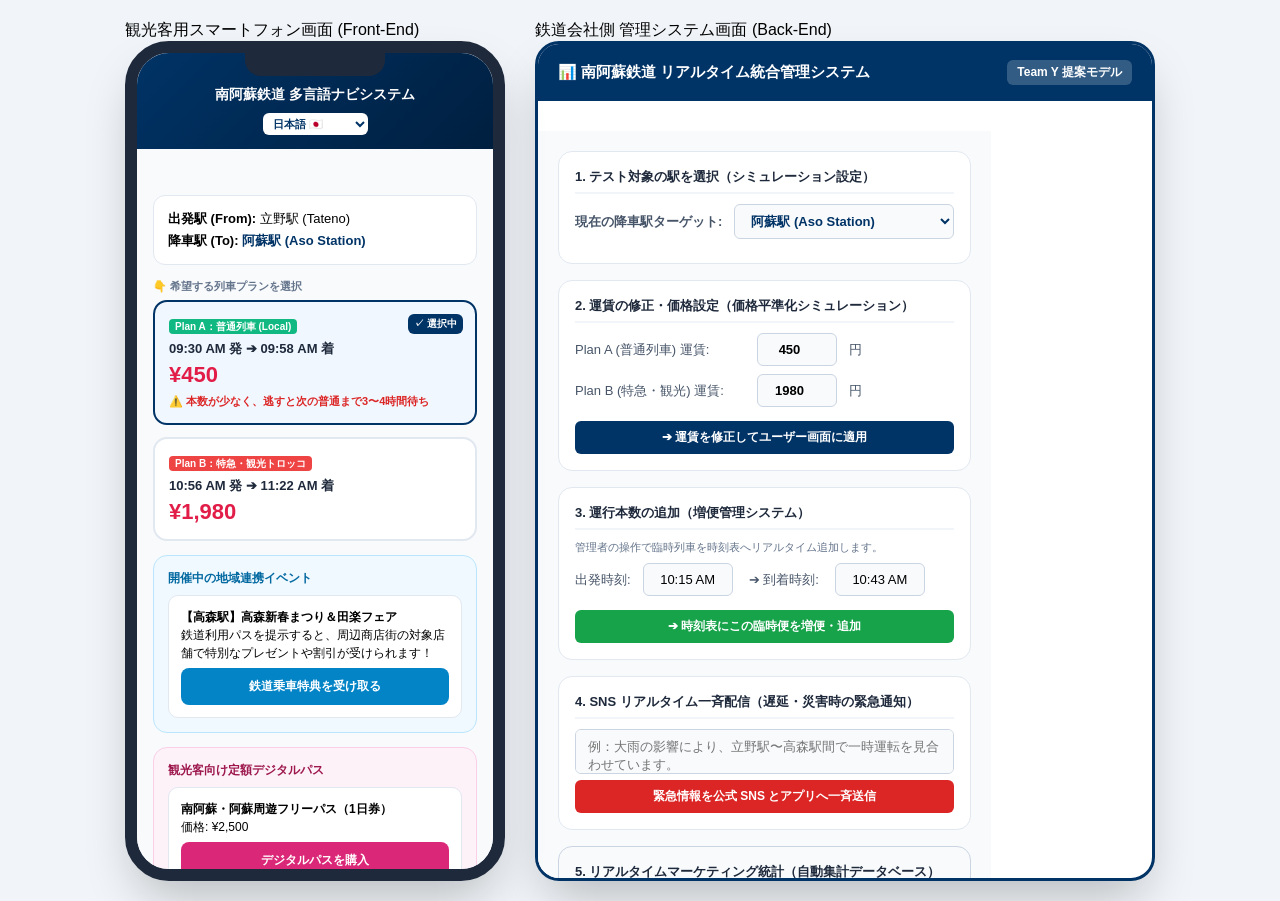
<file: index.html>
<!DOCTYPE html>
<html lang="ja">
<head>
    <meta charset="UTF-8">
    <meta name="viewport" content="width=device-width, initial-scale=1.0">
    <title>南阿蘇鉄道 観光客増加システム - Team Y 最終統合版</title>
    <link rel="stylesheet" href="style.css">
</head>
<body>

    <div class="smartphone-container">
        <div class="system-title">観光客用スマートフォン画面 (Front-End)</div>
        <div class="phone-body">
            <div class="phone-notch"></div>
            <iframe src="tourist-app.html" name="phoneView" style="width:100%; height:100%; border:none;"></iframe>
        </div>
    </div>

    <div class="admin-container">
        <div class="system-title">鉄道会社側 管理システム画面 (Back-End)</div>
        <div class="admin-panel">
            <iframe src="admin-dashboard.html" name="adminView" style="width:100%; height:100%; border:none;"></iframe>
        </div>
    </div>

</body>
</html>
</file>
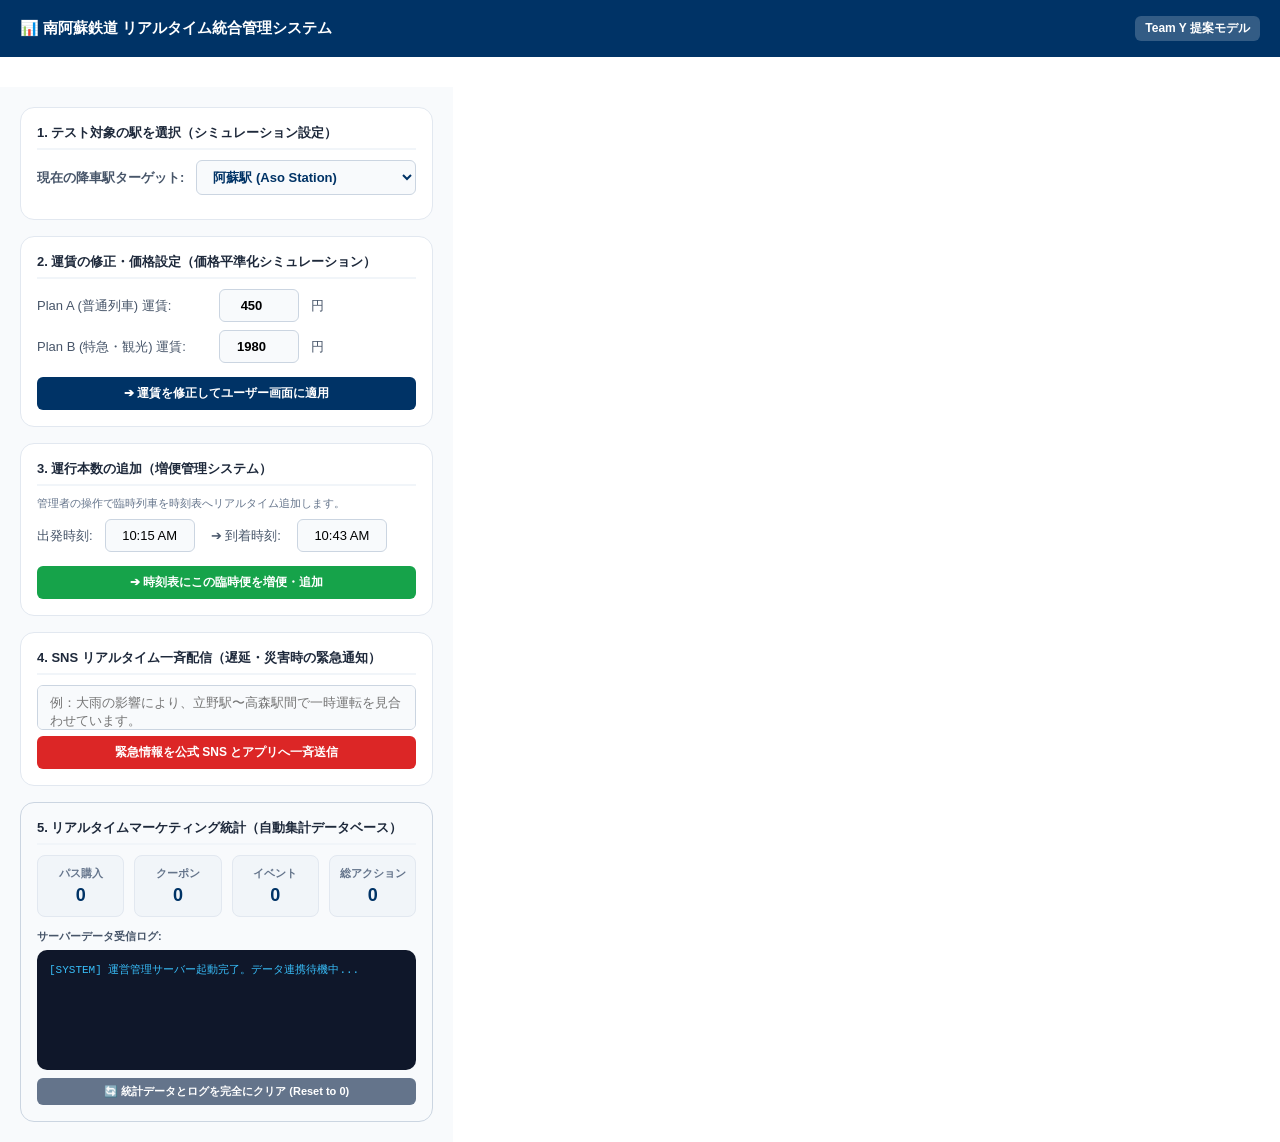
<file: admin-dashboard.html>
<!DOCTYPE html>
<html lang="ja">
<head>
    <meta charset="UTF-8">
    <link rel="stylesheet" href="style.css">
</head>
<body style="background: transparent; padding: 0; margin: 0; min-height: 100vh; display: flex; flex-direction: column; overflow-y: auto;">
    
    <div class="admin-header">
        <span>📊 南阿蘇鉄道 リアルタイム統合管理システム</span>
        <span style="background:rgba(255,255,255,0.2); font-size:12px; padding:4px 10px; border-radius:6px; font-weight: bold;">Team Y 提案モデル</span>
    </div>

    <div class="admin-body">
        
        <div class="admin-section">
            <h3>1. テスト対象の駅を選択（シミュレーション設定）</h3>
            <div class="flex-input">
                <label style="font-weight: bold; color: #475569;">現在の降車駅ターゲット:</label>
                <select id="adminStationSelect" onchange="adminModifyStation()" style="width: 220px; font-weight: bold; color: #003366;">
                    <option value="阿蘇駅">阿蘇駅 (Aso Station)</option>
                    <option value="白川水源駅">白川水源駅 (Shirakawa Suigen)</option>
                    <option value="高森駅">高森駅 (Takamori Station)</option>
                </select>
            </div>
        </div>

        <div class="admin-section">
            <h3>2. 運賃の修正・価格設定（価格平準化シミュレーション）</h3>
            <div class="flex-input">
                <span style="width: 170px;">Plan A (普通列車) 運賃:</span>
                <input type="number" id="inputPriceA" value="450" style="width:80px; text-align: center; font-weight: bold;"> 円
            </div>
            <div class="flex-input">
                <span style="width: 170px;">Plan B (特急・観光) 運賃:</span>
                <input type="number" id="inputPriceB" value="1980" style="width:80px; text-align: center; font-weight: bold;"> 円
            </div>
            <button class="btn-admin" onclick="adminUpdatePrices()" style="margin-top: 6px;">➔ 運賃を修正してユーザー画面に適用</button>
        </div>

        <div class="admin-section">
            <h3>3. 運行本数の追加（増便管理システム）</h3>
            <p style="font-size:11px; color:#64748b; margin:0 0 8px 0;">管理者の操作で臨時列車を時刻表へリアルタイム追加します。</p>
            <div class="flex-input">
                <span>出発時刻:</span>
                <input type="text" id="extraTimeDep" value="10:15 AM" style="width:90px; text-align: center;">
                <span style="margin: 0 4px;">➔ 到着時刻:</span>
                <input type="text" id="extraTimeArr" value="10:43 AM" style="width:90px; text-align: center;">
            </div>
            <button class="btn-admin" style="background:#16a34a; margin-top: 6px;" onclick="adminAddTrain()">➔ 時刻表にこの臨時便を増便・追加</button>
        </div>

        <div class="admin-section">
            <h3>4. SNS リアルタイム一斉配信（遅延・災害時の緊急通知）</h3>
            <div class="flex-input" style="margin-bottom: 6px;">
                <textarea id="adminEmergencyText" style="width:100%; height:45px; resize: none;" placeholder="例：大雨の影響により、立野駅〜高森駅間で一時運転を見合わせています。"></textarea>
            </div>
            <button class="btn-admin btn-danger" onclick="adminSendEmergency()">緊急情報を公式 SNS とアプリへ一斉送信</button>
        </div>

        <div class="admin-section fill-remaining" style="background:#f8fafc; border-color: #cbd5e1;">
            <h3>5. リアルタイムマーケティング統計（自動集計データベース）</h3>
            <div class="dashboard-grid">
                <div class="dash-card"><div>パス購入</div><div id="countPass" class="dash-num">0</div></div>
                <div class="dash-card"><div>クーポン</div><div id="countCoupon" class="dash-num">0</div></div>
                <div class="dash-card"><div>イベント</div><div id="countEvent" class="dash-num">0</div></div>
                <div class="dash-card"><div>総アクション</div><div id="countAction" class="dash-num">0</div></div>
            </div>
            <div style="font-size:11px; font-weight:bold; margin-bottom:6px; color:#475569;">サーバーデータ受信ログ:</div>
            <div id="adminLogScreen" class="log-screen">
                [SYSTEM] 運営管理サーバー起動完了。データ連携待機中...<br>
            </div>
            <button class="btn-admin" style="background: #64748b; margin-top: 8px; padding: 6px 12px; font-size: 11px;" onclick="clearStatsAndLogs()">🔄 統計データとログを完全にクリア (Reset to 0)</button>
        </div>
    </div>

    <script>
        let passCount = 0;
        let couponCount = 0;
        let eventCount = 0;
        let actionCount = 0;

        function writeLog(tag, msg) {
            const screen = document.getElementById('adminLogScreen');
            const time = new Date().toLocaleTimeString();
            screen.innerHTML = `[${time}] [<span style="color:#38bdf8;font-weight:bold;">${tag}</span>] ${msg}<br>` + screen.innerHTML;
            actionCount++;
            document.getElementById('countAction').innerText = actionCount;
        }

        function processIncomingData(data) {
            if (data.type === 'パス購入') {
                passCount++;
                document.getElementById('countPass').innerText = passCount;
                writeLog("TICKET_DB", data.message);
            } else if (data.type === 'クーポン利用') {
                couponCount++;
                document.getElementById('countCoupon').innerText = couponCount;
                writeLog("COUPON_DB", data.message);
            } else if (data.type === 'イベント特典') {
                eventCount++;
                document.getElementById('countEvent').innerText = eventCount;
                writeLog("EVENT_DB", data.message);
            } else {
                writeLog("USER_TRACE", data.message);
            }
        }

        // New manual cleanup function to clear database variables and UI elements
        function clearStatsAndLogs() {
            passCount = 0;
            couponCount = 0;
            eventCount = 0;
            actionCount = 0;
            
            document.getElementById('countPass').innerText = "0";
            document.getElementById('countCoupon').innerText = "0";
            document.getElementById('countEvent').innerText = "0";
            document.getElementById('countAction').innerText = "0";
            
            document.getElementById('adminLogScreen').innerHTML = `[SYSTEM] データベース統計及び通信ログを初期化しました。<br>`;
        }

        function adminModifyStation() {
            const selectedSt = document.getElementById('adminStationSelect').value;
            const phoneFrame = window.parent.frames["phoneView"];
            
            // Keep automated reset here when changing target stations
            clearStatsAndLogs();

            if(phoneFrame && phoneFrame.document.getElementById('userDest')) {
                phoneFrame.document.getElementById('userDest').innerText = selectedSt;
                if(selectedSt === "阿蘇駅") {
                    phoneFrame.document.getElementById('userTimeA').innerText = "09:30 AM 発 ➔ 09:58 AM 着";
                    phoneFrame.document.getElementById('userTimeB').innerText = "10:56 AM 発 ➔ 11:22 AM 着";
                    document.getElementById('inputPriceA').value = 450;
                    document.getElementById('inputPriceB').value = 1980;
                } else if(selectedSt === "白川水源駅") {
                    phoneFrame.document.getElementById('userTimeA').innerText = "12:04 PM 発 ➔ 12:33 PM 着";
                    phoneFrame.document.getElementById('userTimeB').innerText = "01:15 PM 発 ➔ 01:42 PM 着";
                    document.getElementById('inputPriceA').value = 380;
                    document.getElementById('inputPriceB').value = 1480;
                } else if(selectedSt === "高森駅") {
                    phoneFrame.document.getElementById('userTimeA').innerText = "02:10 PM 発 ➔ 02:45 PM 着";
                    phoneFrame.document.getElementById('userTimeB').innerText = "03:40 PM 発 ➔ 04:12 PM 着";
                    document.getElementById('inputPriceA').value = 490;
                    document.getElementById('inputPriceB').value = 1980;
                }
                adminUpdatePrices();
                writeLog("ADMIN_EDIT", `降車ターゲット駅を【${selectedSt}】に変更しました。`);
            }
        }

        function adminUpdatePrices() {
            const priceA = document.getElementById('inputPriceA').value;
            const priceB = document.getElementById('inputPriceB').value;
            const phoneFrame = window.parent.frames["phoneView"];

            if(phoneFrame) {
                if(phoneFrame.document.getElementById('userPriceA')) {
                    phoneFrame.document.getElementById('userPriceA').innerText = `¥${Number(priceA).toLocaleString()}`;
                }
                if(phoneFrame.document.getElementById('userPriceB')) {
                    phoneFrame.document.getElementById('userPriceB').innerText = `¥${Number(priceB).toLocaleString()}`;
                }
                writeLog("ADMIN_EDIT", `運賃設定を上書き修正しました。[Plan A]: ¥${priceA}, [Plan B]: ¥${priceB}`);
            }
        }

        function adminAddTrain() {
            const dep = document.getElementById('extraTimeDep').value;
            const arr = document.getElementById('extraTimeArr').value;
            const phoneFrame = window.parent.frames["phoneView"];

            if(phoneFrame) {
                phoneFrame.document.getElementById('userTimeExtra').innerText = `${dep}発 ➔ ${arr}着`;
                phoneFrame.document.getElementById('userExtraTrainBox').style.display = 'block';
                writeLog("ADMIN_EDIT", `利便性向上のため、臨時増便ダイヤ [普通列車（${dep}発）] をシステムへ追加しました。`);
            }
        }

        function adminSendEmergency() {
            const txt = document.getElementById('adminEmergencyText').value;
            if(txt.trim() === "") { alert("警告メッセージを入力してください。"); return; }
            
            const phoneFrame = window.parent.frames["phoneView"];
            if(phoneFrame && typeof phoneFrame.applyLiveAlert === 'function') {
                phoneFrame.applyLiveAlert(txt);
                writeLog("BROADCAST", `公式SNSおよびアプリへの一斉配信完了: 「${txt}」`);
            }
        }
    </script>
</body>
</html>
</file>
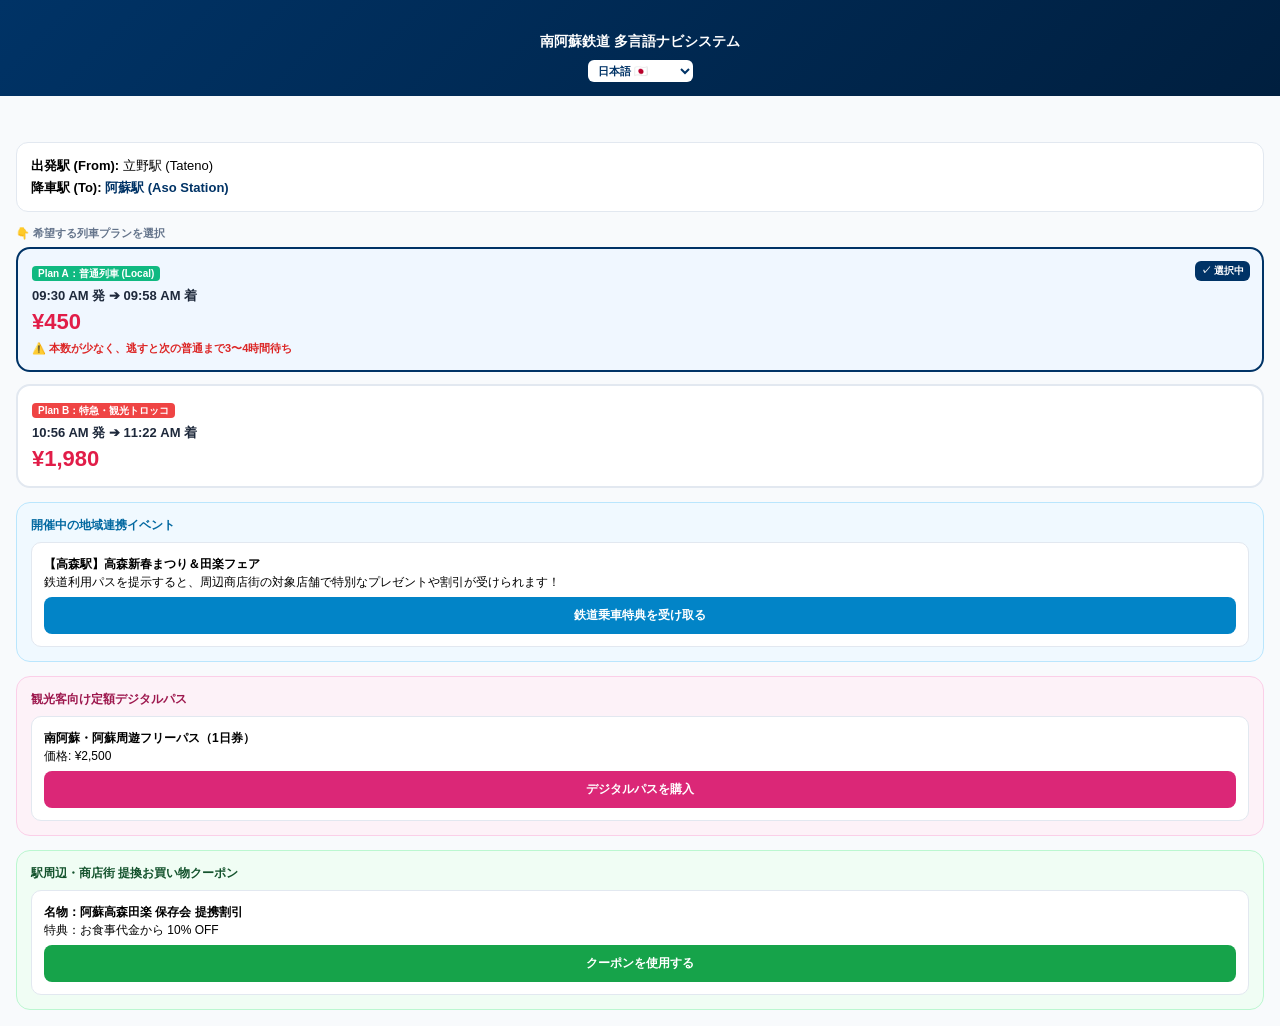
<file: tourist-app.html>
<!DOCTYPE html>
<html lang="ja">
<head>
    <meta charset="UTF-8">
    <link rel="stylesheet" href="style.css">
</head>
<body style="background: #f8fafc; padding: 0; margin: 0; width: 100%; min-height: 100vh; display: flex; flex-direction: column; overflow-y: auto; -webkit-overflow-scrolling: touch;">
    <!-- Top Sticky Header Bar -->
    <div class="app-header">
        <div class="title" id="txt-navTitle">南阿蘇鉄道 多言語ナビシステム</div>
        <select id="langSelect" onchange="toggleLanguage()" style="font-size: 11px; padding: 4px 6px; border-radius: 6px; border: none; font-weight: bold; background: white; cursor: pointer; color: #003366; max-width: 90%;">
            <option value="ja">日本語 🇯🇵</option>
            <option value="en">English 🇺🇸</option>
            <option value="zh_tw">繁體中文 🇹🇼</option>
            <option value="zh_cn">简体中文 🇨🇳</option>
            <option value="ko">한국어 🇰🇷</option>
            <option value="vi">Tiếng Việt 🇻🇳</option>
            <option value="ne">नेपाली 🇳🇵</option>
            <option value="si">සිංහල 🇱🇰</option>
            <option value="my">မြန်မာဘာသာ 🇲🇲</option>
            <option value="th">ไทย 🇹🇭</option>
            <option value="fr">Français 🇫🇷</option>
        </select>
    </div>
    
    <!-- Independently Scrollable Container Body -->
    <div class="app-content">
        <!-- 緊急災害アラートバナー -->
        <div id="userAlertBanner" class="alert-banner">
            🚨 <span id="txt-alertHeader">運行情報アラート</span>:<br><span id="alertText"></span>
        </div>

        <!-- ルート情報表示 -->
        <div class="route-info">
            <div><b id="txt-from">出発駅 (From):</b> 立野駅 (Tateno)</div>
            <div style="margin-top: 4px;"><b id="txt-to">降車駅 (To):</b> <span id="userDest" style="color: #003366; font-weight: bold;">阿蘇駅 (Aso Station)</span></div>
        </div>

        <div id="txt-choosePlan" style="font-size: 11px; font-weight: bold; color: #64748b; margin-bottom: 6px;">👇 希望する列車プランを選択</div>

        <!-- Plan A -->
        <div id="userPlanA" class="plan-card active" onclick="clickPlan('A')">
            <span id="txt-badgeA" style="background:#10b981; color:white; font-size:10px; padding:2px 6px; border-radius:4px; font-weight:bold;">Plan A：普通列車 (Local)</span>
            <div id="userTimeA" style="font-size:13px; font-weight:bold; margin-top:6px; color:#1e293b;">09:30 AM 発 ➔ 09:58 AM 着</div>
            <div id="userPriceA" class="price-num">¥450</div>
            <div id="txt-warningA" style="color:#dc2626; font-size:11px; font-weight:bold; margin-top:6px; line-height: 1.4;">⚠️ 本数が少なく、逃すと次の普通まで3〜4時間待ち</div>
        </div>

        <!-- 臨時増便ボックス -->
        <div id="userExtraTrainBox" style="display:none;">
            <div id="userPlanExtra" class="plan-card" onclick="clickPlan('Extra')">
                <span id="txt-badgeExtra" style="background:#3b82f6; color:white; font-size:10px; padding:2px 6px; border-radius:4px; font-weight:bold;">✨ 臨時増便：普通列車 (Extra Train)</span>
                <div id="userTimeExtra" style="font-size:13px; font-weight:bold; margin-top:6px; color:#1e293b;">--:-- 発 ➔ --:-- 着</div>
                <div id="userPriceExtra" class="price-num">¥450</div>
            </div>
        </div>

        <!-- Plan B -->
        <div id="userPlanB" class="plan-card" onclick="clickPlan('B')">
            <span id="txt-badgeB" style="background:#ef4444; color:white; font-size:10px; padding:2px 6px; border-radius:4px; font-weight:bold;">Plan B：特急・観光トロッコ</span>
            <div id="userTimeB" style="font-size:13px; font-weight:bold; margin-top:6px; color:#1e293b;">10:56 AM 発 ➔ 11:22 AM 着</div>
            <div id="userPriceB" class="price-num">¥1,980</div>
        </div>

        <!-- 地域連携イベント特典 -->
        <div class="pass-box" style="background-color: #f0f9ff; border-color: #bae6fd;">
            <div id="txt-eventTitle" style="font-weight:bold; font-size:12px; color:#0369a1;">開催中の地域連携イベント</div>
            <div class="inner-card">
                <b id="txt-eventName">【高森駅】高森新春まつり＆田楽フェア</b><br>
                <span id="txt-eventDesc">鉄道利用パスを提示すると、周辺商店街の対象店舗で特別なプレゼントや割引が受けられます！</span>
                <button id="txt-eventBtn" class="btn-ui" style="background: #0284c7; color: white;" onclick="sendActionToAdmin('イベント特典', '観光客が地域連携イベントのデジタル特典を獲得しました。')">鉄道乗車特典を受け取る</button>
            </div>
        </div>

        <!-- 定額パス -->
        <div class="pass-box">
            <div id="txt-passTitle" style="font-weight:bold; font-size:12px; color:#9d174d;">観光客向け定額デジタルパス</div>
            <div class="inner-card">
                <b id="txt-passName">南阿蘇・阿蘇周遊フリーパス（1日券）</b><br>価格: ¥2,500
                <button id="txt-passBtn" class="btn-ui pass" onclick="sendActionToAdmin('パス購入', '観光客が周遊フリーパスを購入しました。')">デジタルパスを購入</button>
            </div>
        </div>

        <!-- クーポン -->
        <div class="coupon-box">
            <div id="txt-couponTitle" style="font-weight:bold; font-size:12px; color:#14532d;">駅周辺・商店街 提換お買い物クーポン</div>
            <div class="inner-card">
                <b id="txt-c1Name">名物：阿蘇高森田楽 保存会 提携割引</b><br>
                <span id="txt-c1Desc">特典：お食事代金から 10% OFF</span>
                <button id="txt-c1Btn" class="btn-ui coupon" onclick="sendActionToAdmin('クーポン利用', '観光客が高森田楽割引クーポンを使用しました。')">クーポンを使用する</button>
            </div>
        </div>
    </div>

    <script>
        const i18n = {
            ja: {
                navTitle: "南阿蘇鉄道 多言語ナビシステム", from: "出発駅 (From):", to: "降車駅 (To):", choosePlan: "👇 希望する列車プランを選択",
                badgeA: "Plan A：普通列車 (Local)", warningA: "⚠️ 本数が少なく、逃すと次の普通まで3〜4時間待ち",
                badgeB: "Plan B：特急・観光トロッコ", alertHeader: "運行情報アラート", badgeExtra: "✨ 臨時増便：普通列車 (Extra Train)",
                eventTitle: "開催中の地域連携イベント", eventName: "【高森駅】高森新春まつり＆田楽フェア", eventDesc: "鉄道利用パスを提示すると、周辺商店街の対象店舗で特別なプレゼントや割引が受けられます！", eventBtn: "鉄道乗車特典を受け取る",
                passTitle: "観光客向け定額デジタルパス", passName: "南阿蘇・阿蘇周遊フリーパス（1日券）", passBtn: "デジタルパスを購入",
                couponTitle: "駅周辺・商店街 提携お買い物クーポン", c1Name: "名物：阿蘇高森田楽 保存会 提携割引", c1Desc: "特典：お食事代金から 10% OFF", c1Btn: "クーポンを使用する"
            },
            en: {
                navTitle: "Minamiaso Rail Multi-Language Guide", from: "Departure Station (From):", to: "Arrival Station (To):", choosePlan: "👇 Select Your Preferred Train Plan",
                badgeA: "Plan A: Local Train", warningA: "⚠️ Critical Issue: Miss this, and you must wait 3 to 4 hours for the next local train.",
                badgeB: "Plan B: Limited Express / Torokko", alertHeader: "Operation Status Alert", badgeExtra: "✨ Special Extra Local Train Active",
                eventTitle: "Active Regional Festivals & Events", eventName: "[Takamori Station] New Year Festival & Regional Fair", eventDesc: "Show your digital rail pass at participating local shops to claim exclusive free gifts and tourist discounts!", eventBtn: "Claim Rail Passenger Benefit",
                passTitle: "Fixed-Rate Digital Tourist Passes", passName: "Minamiaso 1-Day Free Roaming Pass", passBtn: "Purchase Digital Rail Pass",
                couponTitle: "Local Merchant & Shop Coupons", c1Name: "Famous: Takamori Dengaku Association Discount", c1Desc: "Benefit: 10% OFF your meal expenses", c1Btn: "Redeem Shop Coupon"
            },
            zh_tw: {
                navTitle: "南阿蘇鐵道 多語言導航系統", from: "出發車站 (From):", to: "下車車站 (To):", choosePlan: "👇 請選擇您希望的列車方案",
                badgeA: "方案 A：普通列車 (Local)", warningA: "⚠️ 班次極少！若錯過此班車，需再等候3至4小時才有下一班普通車。",
                badgeB: "方案 B：特急・觀光小火車", alertHeader: "運行情報提示", badgeExtra: "✨ 臨時加開：普通列車 (Extra Train)",
                eventTitle: "舉辦中的地域合作活動", eventName: "【高森站】高森新春祭與田樂美食節", eventDesc: "出示鐵道乘車券即可在周邊商店街的指定店鋪獲得精美禮品或專屬折扣！", eventBtn: "領取鐵路乘車特典",
                passTitle: "觀光客專用定額數位通票", passName: "南阿蘇・阿蘇周遊一日自由通行券", passBtn: "購買數位通行通票",
                couponTitle: "車站周邊・商店街 合作購物優惠券", c1Name: "名物：阿蘇高森田樂 保存會 聯名優惠", c1Desc: "優惠：餐飲消費可享 10% OFF 折扣", c1Btn: "使用商店優惠券"
            },
            zh_cn: {
                navTitle: "南阿苏铁道 多语言导航系统", from: "出发车站 (From):", to: "下车车站 (To):", choosePlan: "👇 请选择您希望的列车方案",
                badgeA: "方案 A：普通列车 (Local)", warningA: "⚠️ 班次极少！一旦错过，需再等候3至4小时才有下一班普通车。",
                badgeB: "方案 B：特急・观光小火车", alertHeader: "运行信息提示", badgeExtra: "✨ 临时加开：普通列车 (Extra Train)",
                eventTitle: "举办中的地域合作活动", eventName: "【高森站】高森新春祭与田乐美食节", eventDesc: "出示铁道乘车券即可在周边商店街的指定店铺获得精美礼品或专属折扣！", eventBtn: "领取铁路乘车特典",
                passTitle: "观光客专用定额数字通票", passName: "南阿苏・阿苏周游一日自由通行券", passBtn: "购买数字通行通票",
                couponTitle: "车站周边・商店街 合作购物优惠券", c1Name: "名物：阿苏高森田乐 保存会 联名优惠", c1Desc: "优惠：餐饮消费可享 10% OFF 折扣", c1Btn: "使用商店优惠券"
            },
            ko: {
                navTitle: "미나미아소 철도 다국어 내비게이션", from: "출발역 (From):", to: "도착역 (To):", choosePlan: "👇 원하는 열차 플랜을 선택하세요",
                badgeA: "Plan A: 보통 열차 (Local)", warningA: "⚠️ 열차 편수가 매우 적습니다! 놓치면 다음 보통 열차까지 3~4시간을 기다려야 합니다.",
                badgeB: "Plan B: 특급·관광 트로코 열차", alertHeader: "운행 정보 알림", badgeExtra: "✨ 임시 증편: 보통 열차 (Extra Train)",
                eventTitle: "진행 중인 지역 연계 이벤트", eventName: "【타카모리역】 타카모리 신년 축제 & 덴가쿠 페어", eventDesc: "철도 패스를 제시하시면 주변 상점가의 대상 점포에서 특별한 선물이나 할인 혜택을 받으실 수 있습니다!", eventBtn: "철도 탑승 혜택 받기",
                passTitle: "관광객 전용 정액 디지털 패스", passName: "미나미아소·아소 주유 프리패스 (1일권)", passBtn: "디지털 패스 구매",
                couponTitle: "역 주변·상점가 제휴 쇼핑 쿠폰", c1Name: "명물: 아소 타카모리 덴가쿠 보존회 제휴 할인", c1Desc: "혜택: 식사 대금에서 10% OFF 할인", c1Btn: "쿠폰 사용하기"
            },
            vi: {
                navTitle: "Hệ thống Điều hướng Đa ngôn ngữ Đường sắt Minamiaso", from: "Ga đi (From):", to: "Ga đến (To):", choosePlan: "👇 Chọn kế hoạch chuyến tàu của bạn",
                badgeA: "Kế hoạch A: Tàu thường (Local)", warningA: "⚠️ Số lượng chuyến rất ít! Nếu bỏ lỡ, bạn sẽ phải chờ từ 3 đến 4 tiếng cho chuyến tàu thường tiếp theo.",
                badgeB: "Kế hoạch B: Tàu tốc hành / Tàu du lịch Torokko", alertHeader: "Thông báo trạng thái vận hành", badgeExtra: "✨ Chuyến bổ sung đặc biệt: Tàu thường (Extra)",
                eventTitle: "Sự kiện liên kết khu vực đang diễn ra", eventName: "【Ga Takamori】 Lễ hội đón xuân & Hội chợ Dengaku Takamori", eventDesc: "Xuất trình vé tàu kỹ thuật số tại các cửa hàng liên kết quanh khu phố để nhận quà tặng đặc biệt hoặc giảm giá ưu đãi!", eventBtn: "Nhận quyền lợi hành khách đi tàu",
                passTitle: "Vé tàu kỹ thuật số định giá cho khách du lịch", passName: "Vé tham quan tự do Minamiaso - Aso (1 ngày)", passBtn: "Mua vé tàu kỹ thuật số",
                couponTitle: "Phiếu giảm giá mua sắm liên kết quanh nhà ga", c1Name: "Đặc sản: Giảm giá liên kết Hiệp hội bảo tồn Takamori Dengaku", c1Desc: "Ưu đãi: Giảm giá 10% trên tổng hóa đơn ăn uống", c1Btn: "Sử dụng phiếu mua sắm"
            },
            ne: {
                navTitle: "मिनामीआसो रेल बहु-भाषी गाइड प्रणाली", from: "प्रस्थान स्टेशन (From):", to: "आगमन स्टेशन (To):", choosePlan: "👇 आफ्नो प्राथमिकताको रेल योजना छान्नुहोस्",
                badgeA: "योजना A: लोकल रेल (Local)", warningA: "⚠️ महत्वपूर्ण समस्या: यो छुटाउनुभएमा, अर्को लोकल रेलका लागि ३ देखि ४ घण्टा पर्खनुपर्नेछ।",
                badgeB: "योजना B: लिमिटेड एक्सप्रेस / टोरोक्को", alertHeader: "सञ्चालन स्थिति सतर्कता", badgeExtra: "✨ विशेष अतिरिक्त लोकल रेल सक्रिय",
                eventTitle: "सक्रिय क्षेत्रीय उत्सव तथा कार्यक्रमहरू", eventName: "[ताकामोरी स्टेशन] नयाँ वर्ष उत्सव र क्षेत्रीय मेला", eventDesc: "विशेष उपहार र पर्यटक छूटहरू दाबी गर्न सहभागी स्थानीय पसलहरूमा आफ्नो डिजिटल रेल पास देखाउनुहोस्!", eventBtn: "रेल यात्री सुविधा दाबी गर्नुहोस्",
                passTitle: "पर्यटकहरूका लागि निश्चित दरको डिजिटल पास", passName: "मिनामीआसो १-दिने फ्री रोमिङ पास", passBtn: "डिजिटल रेल पास खरिद गर्नुहोस्",
                couponTitle: "स्थानीय व्यापारी तथा पसल कुपनहरू", c1Name: "प्रसिद्ध: ताकामोरी देंगाकु संघ छूट", c1Desc: "सुविधा: खाना खर्चमा १०% छूट (10% OFF)", c1Btn: "पसल कुपन प्रयोग गर्नुहोस्"
            },
            si: {
                navTitle: "මිනාමියාසෝ දුම්රිය බහු-භාෂා මාර්ගෝපදේශ පද්ධතිය", from: "පිටත්වන දුම්රිය ස්ථානය (From):", to: "පැමිණෙන දුම්රිය ස්ථානය (To):", choosePlan: "👇 ඔබ කැමති දුම්රිය සැලැස්ම තෝරන්න",
                badgeA: "సැලැස්ම A: සාමාන්‍ය දුම්රිය (Local)", warningA: "⚠️ තීරණාත්මක ගැටළුවක්: මෙය මඟ හැරුණහොත්, ඊළඟ සාමාන්‍ය දුම්රිය සඳහා ඔබට පැය 3 සිට 4 දක්වා බලා සිටීමට සිදුවේ.",
                badgeB: "සැලැස්ම B: විශේෂ සීඝ්‍රගාමී / ටොරොක්කෝ", alertHeader: "ධාවන තත්ත්ව අනතුරු ඇඟවීම", badgeExtra: "✨ විශේෂ අතිරේක සාමාන්‍ย දුම්රිය සක්‍රීයයි",
                eventTitle: "ක්‍රියාකාරී ප්‍රාදේශීය උත්සව සහ සිදුවීම්", eventName: "[තකාමොරි දුම්රිය ස්ථානය] අලුත් අවුරුදු උත්සවය සහ ප්‍රාදේශීය ප්‍රදර්ශනය", eventDesc: "විශේෂ තෑගි සහ සංචාරක වට්ටම් ලබා ගැනීමට සහභාගී වන දේශීය වෙළඳසැල් වලට ඔබගේ ඩිජිටල් දුම්රිය බලපත්‍රය පෙන්වන්න!", eventBtn: "දුම්රිය මගී ප්‍රතිලාභ ලබාගන්න",
                passTitle: "සංචාරකයින් සඳහා ස්ථාවර ගාස්තු ඩිජिटल දුම්රිය බලපත්‍ර", passName: "මිනාමියාසෝ දින 1ක නිදහස් ගමන් බලපත්‍රය", passBtn: "ඩිජිටල් දුම්රිය බලපත්‍රය මිලදී ගන්න",
                couponTitle: "දේශීය වෙළඳසැල් සහ සාප්පු වට්ටම් කූපන් පත්", c1Name: "ප්‍රසිද්ධ: තකාමොරි දෙන්ගාකු සංගමයේ වට්ටම්", c1Desc: "ප්‍රතිලාභය: ආහාර වියදම් සඳහා 10% ක වට්ටමක්", c1Btn: "වට්ටම් කූපනය භාවිතා කරන්න"
            },
            my: {
                navTitle: "မီနာမီအာဆို ရထားလိုင်း ဘာသာစုံလမ်းညွှန်စနစ်", from: "ထွက်ခွာမည့်ဘူတာ (From):", to: "ဆိုက်ရောက်မည့်ဘူတာ (To):", choosePlan: "👇 သင်နှစ်သက်ရာ ရထားခရီးစဉ်အစီအစဉ်ကို ရွေးချယ်ပါ",
                badgeA: "အစီအစဉ် A - ရိုးရိုးရထား (Local)", warningA: "⚠️ သတိပြုရန် - ရထားအစီးရေ အလွန်နည်းပါးပါသည်။ ယခုခရီးစဉ် လွတ်သွားပါက နောက်ရထားအတွက် ၃ နာရီမှ ၄ နာရီအထိ စောင့်ဆိုင်းရပါမည်။",
                badgeB: "အစီအစဉ် B - အထူးအမြန်ရထား / တိုရိုကို ကမ္ဘာလှည့်ခရီးသွားရထား", alertHeader: "ရထားပြေးဆွဲမှု သတင်းအချက်အလက် သတိပေးချက်", badgeExtra: "✨ အထူးအစီအစဉ်အဖြစ် ထပ်တိုးပြေးဆွဲသော ရိုးရိုးရထား",
                eventTitle: "လက်ရှိကျင်းပနေသော ဒေသခံပူးပေါင်းဆောင်ရွက်မှု ပွဲတော်များ", eventName: "【တာကာမိုရီဘူတာ】 တာကာမိုရီ နှစ်သစ်ကူးပွဲတော်နှင့် ဒေသစာပွဲတော်", eventDesc: "ရထားလက်မှတ်ပြသရုံဖြင့် အနီးနားရှိ ဆိုင်များတွင် အထူးလက်ဆောင် သို့မဟုတ် လျှော့စျေးများ ရရှိနိုင်ပါသည်။", eventBtn: "ရထားစီးနင်းမှုအထူးခံစားခွင့် ရယူရန်",
                passTitle: "ကမ္ဘာလှည့်ခရီးသွားများအတွက် သတ်မှတ်နှုန်းထား ဒစ်ဂျစ်တယ်ပတ်စ်လက်မှတ်", passName: "မီနာမီအာဆို - အာဆို တစ်ရက်အကန့်အသတ်မဲ့ သွားလာခွင့်လက်မှတ်", passBtn: "ဒစ်ဂျစ်တယ်ပတ်စ်လက်မှတ် ဝယ်ယူရန်",
                couponTitle: "ဘူတာအနီးတစ်ဝိုက်ရှိ ဆိုင်ပူးပေါင်းဈေးဝယ်ကူပွန်များ", c1Name: "နာမည်ကြီး - အာဆိုတာကာမိုရီ ဒင်္ဂါကု အစားအစာဆိုင်အဖွဲ့ လျှော့စျေး", c1Desc: "ခံစားခွင့် - စားသောက်စရိတ်မှ ၁၀% လျှော့စျေး (10% OFF)", c1Btn: "ဈေးဝယ်ကူပွန်ကို အသုံးပြုမည်"
            },
            th: {
                navTitle: "ระบบนำทางหลายภาษา รถไฟมินามิอาโซะ", from: "สถานีต้นทาง (From):", to: "สถานีปลายทาง (To):", choosePlan: "👇 กรุณาเลือกแผนการเดินทางของรถไฟ",
                badgeA: "Plan A: รถไฟธรรมดา (Local)", warningA: "⚠️ รอบวิ่งมีน้อยมาก! หากพลาดเที่ยวนี้ จะต้องรอรถไฟขบวนถัดไปนานถึง 3-4 ชั่วโมง",
                badgeB: "Plan B: รถไฟด่วนพิเศษ / รถไฟท่องเที่ยวโทร็อกโกะ", alertHeader: "การแจ้งเตือนสถานะการเดินรถไฟ", badgeExtra: "✨ ขบวนเสริมพิเศษ: รถไฟธรรมดา (Extra)",
                eventTitle: "กิจกรรมความร่วมมือในท้องถิ่นที่กำลังจัดขึ้น", eventName: "【สถานีทาคาโมริ】 เทศกาลปีใหม่ทาคาโมริ & งานแฟร์เดนงากุ", eventDesc: "แสดงตั๋วดิจิทัลพาสแก่ร้านค้าที่ร่วมรายการรอบๆ ย่านร้านค้า เพื่อรับของขวัญพิเศษหรือส่วนลดท่องเที่ยว!", eventBtn: "รับสิทธิประโยชน์ผู้โดยสารรถไฟ",
                passTitle: "ดิจิทัลพาสท่องเที่ยวแบบเหมาจ่ายสำหรับนักท่องเที่ยว", passName: "มินามิอาโซะ - อาโซะ ทัวร์ฟรีพาส (ตั๋ว 1 วัน)", passBtn: "ซื้อตั๋วดิจิทัลพาส",
                couponTitle: "คูปองส่วนลดซื้อสินค้าแบรนด์พันธมิตรรอบสถานี", c1Name: "ของดีประจำถิ่น: ส่วนลดสมาคมอนุรักษ์ ทาคาโมริ เดนงากุ", c1Desc: "สิทธิพิเศษ: ส่วนลดอาหารและเครื่องดื่ม 10% OFF", c1Btn: "ใช้คูปองส่วนลดร้านค้า"
            },
            fr: {
                navTitle: "Guide Multi-Langues du Rail de Minamiaso", from: "Gare de Départ (From):", to: "Gare d'Arrivée (To):", choosePlan: "👇 Sélectionnez Votre Plan de Train Préféré",
                badgeA: "Plan A: Train Local", warningA: "⚠️ Attention: Horaires très limités. Si vous manquez ce train, vous devrez attendre 3 à 4 heures.",
                badgeB: "Plan B: Train Express / Train Touristique Torokko", alertHeader: "Alerte Info Trafic et Opérations", badgeExtra: "✨ Train Local Supplémentaire Activé",
                eventTitle: "Événements et Festivals Régionaux Actifs", eventName: "[Gare de Takamori] Festival du Nouvel An & Foire Locale", eventDesc: "Présentez votre pass ferroviaire dans les magasins partenaires pour obtenir des cadeaux exclusifs et des réductions !", eventBtn: "Réclamer l'Avantage Passager",
                passTitle: "Pass Touristiques Digitaux à Tarif Fixe", passName: "Pass d'un Jour Forfait Libre Minamiaso", passBtn: "Acheter le Pass Digital",
                couponTitle: "Coupons de Réduction des Commerces Locaux", c1Name: "Spécialité: Remise Association Takamori Dengaku", c1Desc: "Avantage: 10% de réduction sur vos repas", c1Btn: "Utiliser le Coupon Boutique"
            }
        };

        function toggleLanguage() {
            const lang = document.getElementById('langSelect').value;
            const dict = i18n[lang];
            for (let key in dict) {
                const el = document.getElementById('txt-' + key);
                if(el) el.innerText = dict[key];
            }
            if(window.parent && window.parent.frames["adminView"]) {
                window.parent.frames["adminView"].processIncomingData({ type: 'track', message: `Language updated. App set to [${lang.toUpperCase()}].` });
            }
        }

        function sendActionToAdmin(type, msg) {
            if(window.parent && window.parent.frames["adminView"]) {
                window.parent.frames["adminView"].processIncomingData({ type: type, message: msg });
            }
        }

        function clickPlan(plan) {
            document.getElementById('userPlanA').classList.remove('active');
            document.getElementById('userPlanB').classList.remove('active');
            const extraPlan = document.getElementById('userPlanExtra');
            if (extraPlan) extraPlan.classList.remove('active');

            document.getElementById('userPlan' + plan).classList.add('active');
            
            if(window.parent && window.parent.frames["adminView"]) {
                window.parent.frames["adminView"].processIncomingData({ type: 'track', message: `観光客が【Plan ${plan}】の列車カードを選択しました。` });
            }
        }

        function applyLiveAlert(txt) {
            document.getElementById('alertText').innerText = txt;
            document.getElementById('userAlertBanner').style.display = 'block';
        }
    </script>
</body>
</html>
</file>
<file: style.css>
/* ==========================================================================
   全体の共通設定・初期化
   ========================================================================== */
* {
    box-sizing: border-box;
}
body {
    font-family: 'Segoe UI', Tahoma, Geneva, Verdana, sans-serif, "Noto Sans JP";
    background-color: #f1f5f9;
    margin: 0;
    padding: 20px;
    display: flex;
    justify-content: center;
    align-items: flex-start;
    gap: 30px;
    min-height: 100vh;
}
h1, h2, h3, h4 {
    margin: 0 0 8px 0;
    color: #003366;
}

/* ==========================================================================
   左側: スマートフォン枠 (ユーザー画面アプリ)
   ========================================================================== */
.smartphone-container { 
    width: 380px; 
    flex-shrink: 0;
}
.phone-body {
    width: 100%;
    height: 840px;
    border: 12px solid #1e293b;
    border-radius: 44px;
    overflow: hidden;
    position: relative;
    background-color: #f8fafc;
    display: flex;
    flex-direction: column;
    box-shadow: 0 25px 50px -12px rgba(0, 0, 0, 0.25);
}
.phone-notch {
    width: 140px; height: 23px; background: #1e293b;
    position: absolute; top: 0; left: 50%; transform: translateX(-50%);
    border-bottom-left-radius: 16px; border-bottom-right-radius: 16px;
    z-index: 999;
}

/* アプリ用ヘッダー */
.app-header {
    background: linear-gradient(135deg, #003366 0%, #001f3f 100%);
    color: white; 
    padding: 32px 16px 14px 16px; 
    display: flex;
    flex-direction: column;
    align-items: center;
    gap: 8px;
    text-align: center;
    flex-shrink: 0;
    width: 100%;
}
.app-header .title {
    font-size: 14px;
    font-weight: bold;
    line-height: 1.4;
    width: 100%;
}

/* 【修正点】スクロールが無効化されていたのをきれいに復元 */
.app-content { 
    padding: 16px; 
    flex-grow: 1; 
    overflow-y: auto !important; /* スクロールを確実に有効化 */
    -webkit-overflow-scrolling: touch;
    width: 100%;
}

/* スクロールバーの形跡を消してネイティブアプリ感を出す */
.app-content::-webkit-scrollbar, .admin-body::-webkit-scrollbar {
    display: none;
}
.app-content, .admin-body {
    -ms-overflow-style: none;
    scrollbar-width: none;
}

/* アラートバナー */
.alert-banner {
    background-color: #fee2e2; border: 2px solid #ef4444; color: #991b1b;
    padding: 10px; border-radius: 10px; margin-bottom: 14px; font-size: 12px;
    font-weight: bold; display: none; animation: pulse 2s infinite;
}
@keyframes pulse { 0% { opacity: 1; } 50% { opacity: 0.6; } 100% { opacity: 1; } }

.route-info { background: #ffffff; padding: 14px; border-radius: 12px; border: 1px solid #e2e8f0; margin-bottom: 14px; font-size: 13px; }

/* 列車プランカード */
.plan-card {
    background: #ffffff; border: 2px solid #e2e8f0; border-radius: 14px;
    padding: 14px; margin-bottom: 12px; cursor: pointer; position: relative; transition: all 0.2s;
}
.plan-card.active { border-color: #003366; background-color: #f0f7ff; }
.plan-card.active::after {
    content:"✓ 選択中"; position: absolute; top: 12px; right: 12px;
    background: #003366; color: white; font-size: 10px; padding: 3px 6px; border-radius: 6px; font-weight: bold;
}
.price-num { font-size: 22px; font-weight: 800; color: #e11d48; margin-top: 4px; }

.pass-box { background-color: #fdf2f8; border: 1px solid #fbcfe8; border-radius: 14px; padding: 14px; margin-top: 14px; }
.coupon-box { background-color: #f0fdf4; border: 1px solid #bbf7d0; border-radius: 14px; padding: 14px; margin-top: 14px; }
.inner-card { background: white; border: 1px solid #e2e8f0; border-radius: 10px; padding: 12px; font-size: 12px; margin-top: 8px; line-height: 1.5; }
.btn-ui { width: 100%; border: none; padding: 10px; border-radius: 8px; font-weight: bold; font-size: 12px; cursor: pointer; margin-top: 6px; }
.btn-ui.pass { background: #db2777; color: white; }
.btn-ui.coupon { background: #16a34a; color: white; }


/* ==========================================================================
   右側: 管理システム用 (バックエンド)
   ========================================================================== */
.admin-container { 
    width: 620px; 
    flex-shrink: 0;
}
.admin-panel { 
    background: #ffffff; 
    border-radius: 24px; 
    border: 3px solid #003366; 
    overflow: hidden; 
    box-shadow: 0 25px 50px -12px rgba(0, 0, 0, 0.25); 
    height: 840px;
    display: flex;
    flex-direction: column;
}

/* 管理画面ヘッダー */
.admin-header { 
    background: #003366; 
    color: white; 
    padding: 16px 20px; 
    font-weight: bold; 
    font-size: 15px; 
    display: flex; 
    justify-content: space-between; 
    align-items: center;
    flex-shrink: 0;
    width: 100%;
}

/* 【修正点】余計な下部余白を完全に埋めるための高さ自動計算 */
.admin-body { 
    padding: 20px; 
    background-color: #f8fafc; 
    flex-grow: 1;
    overflow-y: auto; 
    display: flex;
    flex-direction: column;
}

/* フォームセクション */
.admin-section { background: white; border: 1px solid #e2e8f0; border-radius: 14px; padding: 16px; margin-bottom: 16px; }

/* 【修正点】最後のセクション（統計＆ログ）が余白を埋めるように伸長 */
.admin-section.fill-remaining {
    flex-grow: 1;
    margin-bottom: 0;
    display: flex;
    flex-direction: column;
}
.admin-section h3 { font-size: 13px; margin-bottom: 10px; display: flex; align-items: center; gap: 6px; border-bottom: 2px solid #f1f5f9; padding-bottom: 6px; color: #1e293b;}
.flex-input { display: flex; gap: 12px; margin-bottom: 8px; align-items: center; font-size: 13px; color: #475569;}
.flex-input input, .flex-input select, .flex-input textarea { padding: 8px 12px; border: 1px solid #cbd5e1; border-radius: 6px; font-size: 13px; background-color: #f8fafc;}
.flex-input input:focus, .flex-input select:focus { outline: none; border-color: #003366; background-color: white;}
.btn-admin { background: #003366; color: white; border: none; padding: 8px 16px; border-radius: 6px; font-weight: bold; cursor: pointer; font-size: 12px; width: 100%; text-align: center;}
.btn-admin:hover { background: #002244; }
.btn-danger { background: #dc2626; }
.btn-danger:hover { background: #b91c1c; }

/* ログ画面・統計ボックス */
.dashboard-grid { display: flex; gap: 10px; margin-bottom: 12px; flex-shrink: 0; }
.dash-card { flex: 1; background: #f1f5f9; padding: 10px 6px; border-radius: 8px; text-align: center; border: 1px solid #e2e8f0;}
.dash-card div:first-child { font-size: 11px; color: #64748b; margin-bottom: 4px; font-weight: bold; }
.dash-num { font-size: 18px; font-weight: bold; color: #003366; }

/* 【修正点】ログスクリーンが残りの垂直高さをいっぱいに満たすように拡張 */
.log-screen { 
    background: #0f172a; 
    color: #38bdf8; 
    padding: 12px; 
    border-radius: 10px; 
    font-family: monospace; 
    font-size: 11px; 
    flex-grow: 1; /* 固定高さから自動伸長へ変更 */
    min-height: 120px;
    overflow-y: auto; 
    box-sizing: border-box; 
    line-height: 1.5;
}
</file>
